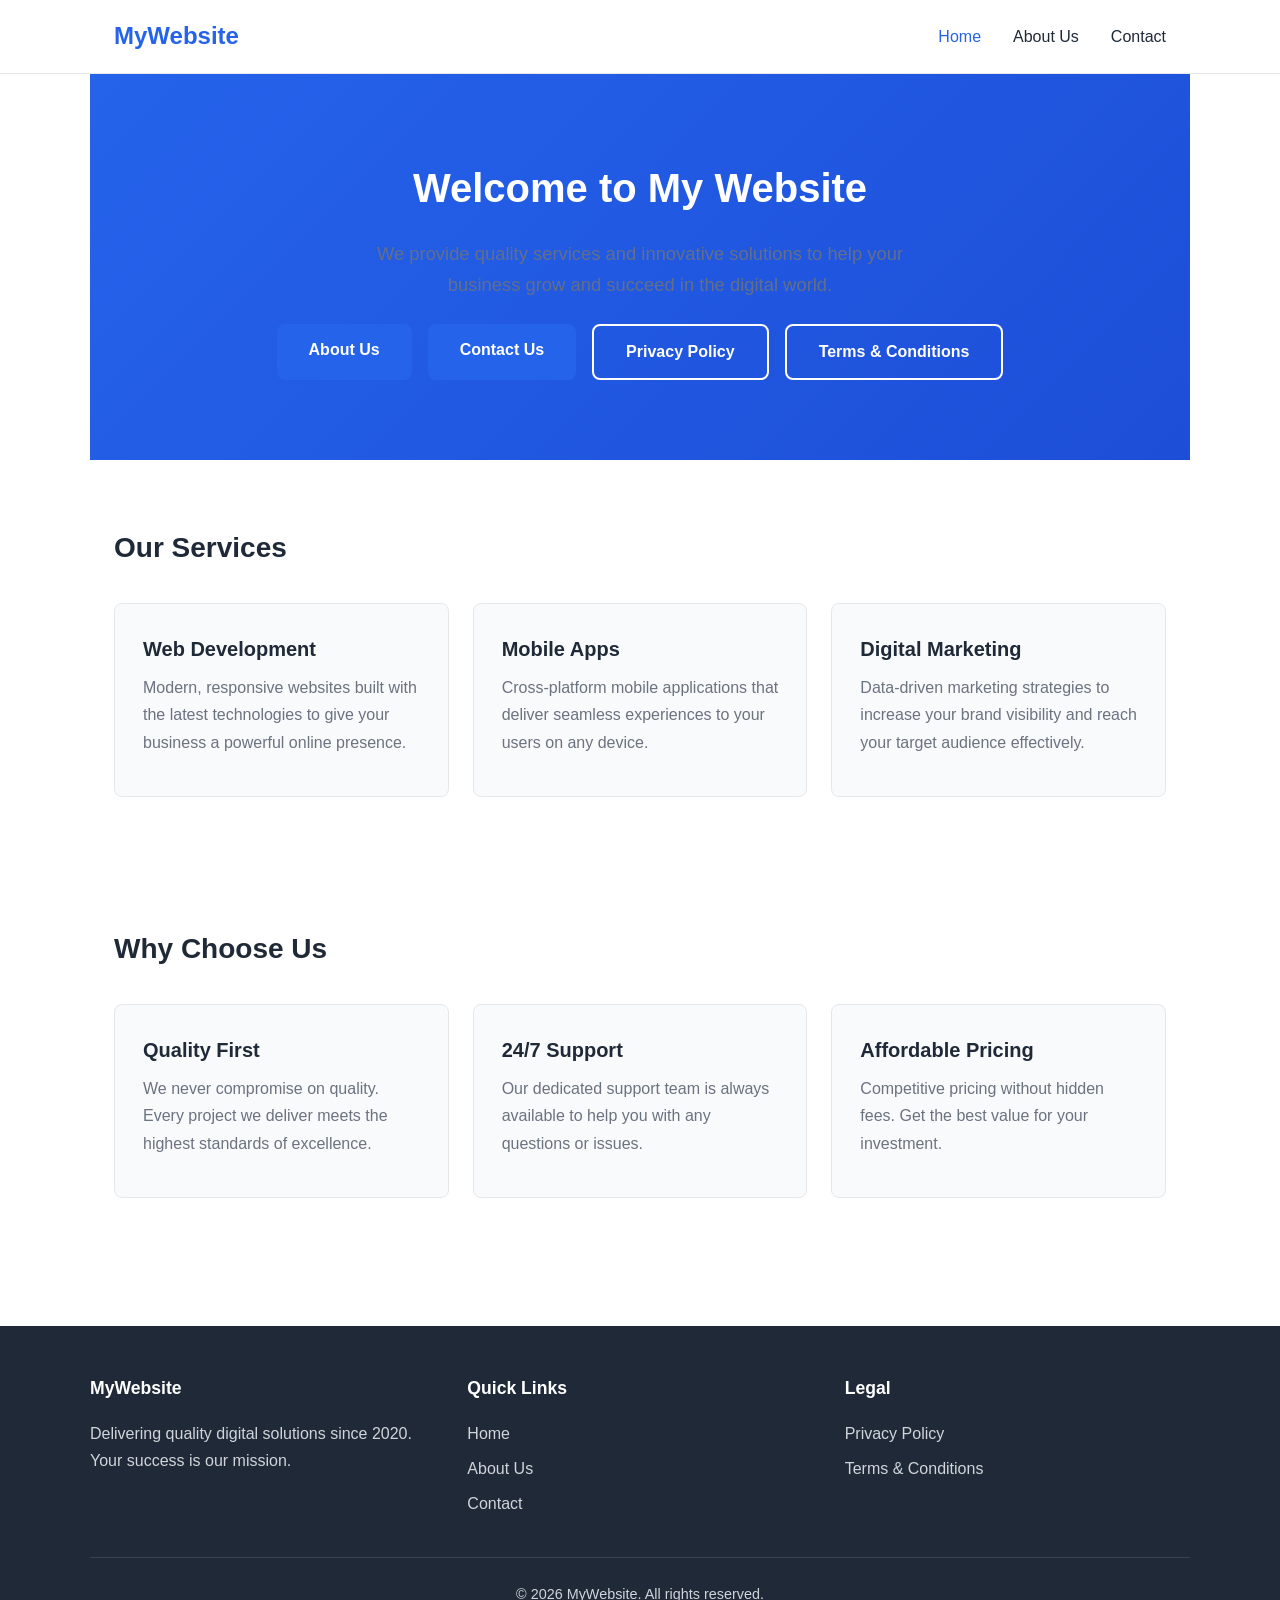
<file: online project/index.html>
<!DOCTYPE html>
<html lang="en">
<head>
    <meta charset="UTF-8">
    <meta name="viewport" content="width=device-width, initial-scale=1.0">
    <meta name="description" content="Welcome to My Website - Your trusted partner for quality services and solutions.">
    <meta name="keywords" content="my website, services, solutions">
    <meta name="author" content="My Website">
    <meta property="og:title" content="My Website">
    <meta property="og:description" content="Your trusted partner for quality services and solutions.">
    <meta property="og:type" content="website">
    <title>My Website - Home</title>
    <link rel="icon" type="image/png" sizes="16x16" href="favicon-16x16.png">
    <link rel="icon" type="image/png" sizes="32x32" href="favicon-32x32.png">
    <link rel="apple-touch-icon" sizes="180x180" href="apple-touch-icon.png">
    <link rel="icon" type="image/png" sizes="512x512" href="favicon-512x512.png">
    <link rel="stylesheet" href="styles.css">
</head>
<body>
    <header>
        <nav class="nav">
            <a href="index.html" class="logo">MyWebsite</a>
            <button class="hamburger" aria-label="Menu" onclick="document.querySelector('.nav-links').classList.toggle('open')">&#9776;</button>
            <ul class="nav-links">
                <li><a href="index.html" class="active">Home</a></li>
                <li><a href="about.html">About Us</a></li>
                <li><a href="contact.html">Contact</a></li>
            </ul>
        </nav>
    </header>

    <section class="hero">
        <h1>Welcome to My Website</h1>
        <p>We provide quality services and innovative solutions to help your business grow and succeed in the digital world.</p>
        <div class="hero-links">
            <a href="about.html" class="btn">About Us</a>
            <a href="contact.html" class="btn">Contact Us</a>
            <a href="privacy.html" class="btn btn-outline">Privacy Policy</a>
            <a href="terms.html" class="btn btn-outline">Terms &amp; Conditions</a>
        </div>
    </section>

    <section>
        <h2>Our Services</h2>
        <div class="cards">
            <article class="card">
                <h3>Web Development</h3>
                <p>Modern, responsive websites built with the latest technologies to give your business a powerful online presence.</p>
            </article>
            <article class="card">
                <h3>Mobile Apps</h3>
                <p>Cross-platform mobile applications that deliver seamless experiences to your users on any device.</p>
            </article>
            <article class="card">
                <h3>Digital Marketing</h3>
                <p>Data-driven marketing strategies to increase your brand visibility and reach your target audience effectively.</p>
            </article>
        </div>
    </section>

    <section>
        <h2>Why Choose Us</h2>
        <div class="cards">
            <article class="card">
                <h3>Quality First</h3>
                <p>We never compromise on quality. Every project we deliver meets the highest standards of excellence.</p>
            </article>
            <article class="card">
                <h3>24/7 Support</h3>
                <p>Our dedicated support team is always available to help you with any questions or issues.</p>
            </article>
            <article class="card">
                <h3>Affordable Pricing</h3>
                <p>Competitive pricing without hidden fees. Get the best value for your investment.</p>
            </article>
        </div>
    </section>

    <footer>
        <div class="footer-content">
            <div class="footer-col">
                <h4>MyWebsite</h4>
                <p>Delivering quality digital solutions since 2020. Your success is our mission.</p>
            </div>
            <div class="footer-col">
                <h4>Quick Links</h4>
                <ul>
                    <li><a href="index.html">Home</a></li>
                    <li><a href="about.html">About Us</a></li>
                    <li><a href="contact.html">Contact</a></li>
                </ul>
            </div>
            <div class="footer-col">
                <h4>Legal</h4>
                <ul>
                    <li><a href="privacy.html">Privacy Policy</a></li>
                    <li><a href="terms.html">Terms &amp; Conditions</a></li>
                </ul>
            </div>
        </div>
        <div class="footer-bottom">
            <p>&copy; 2026 MyWebsite. All rights reserved.</p>
        </div>
    </footer>
</body>
</html>
</file>
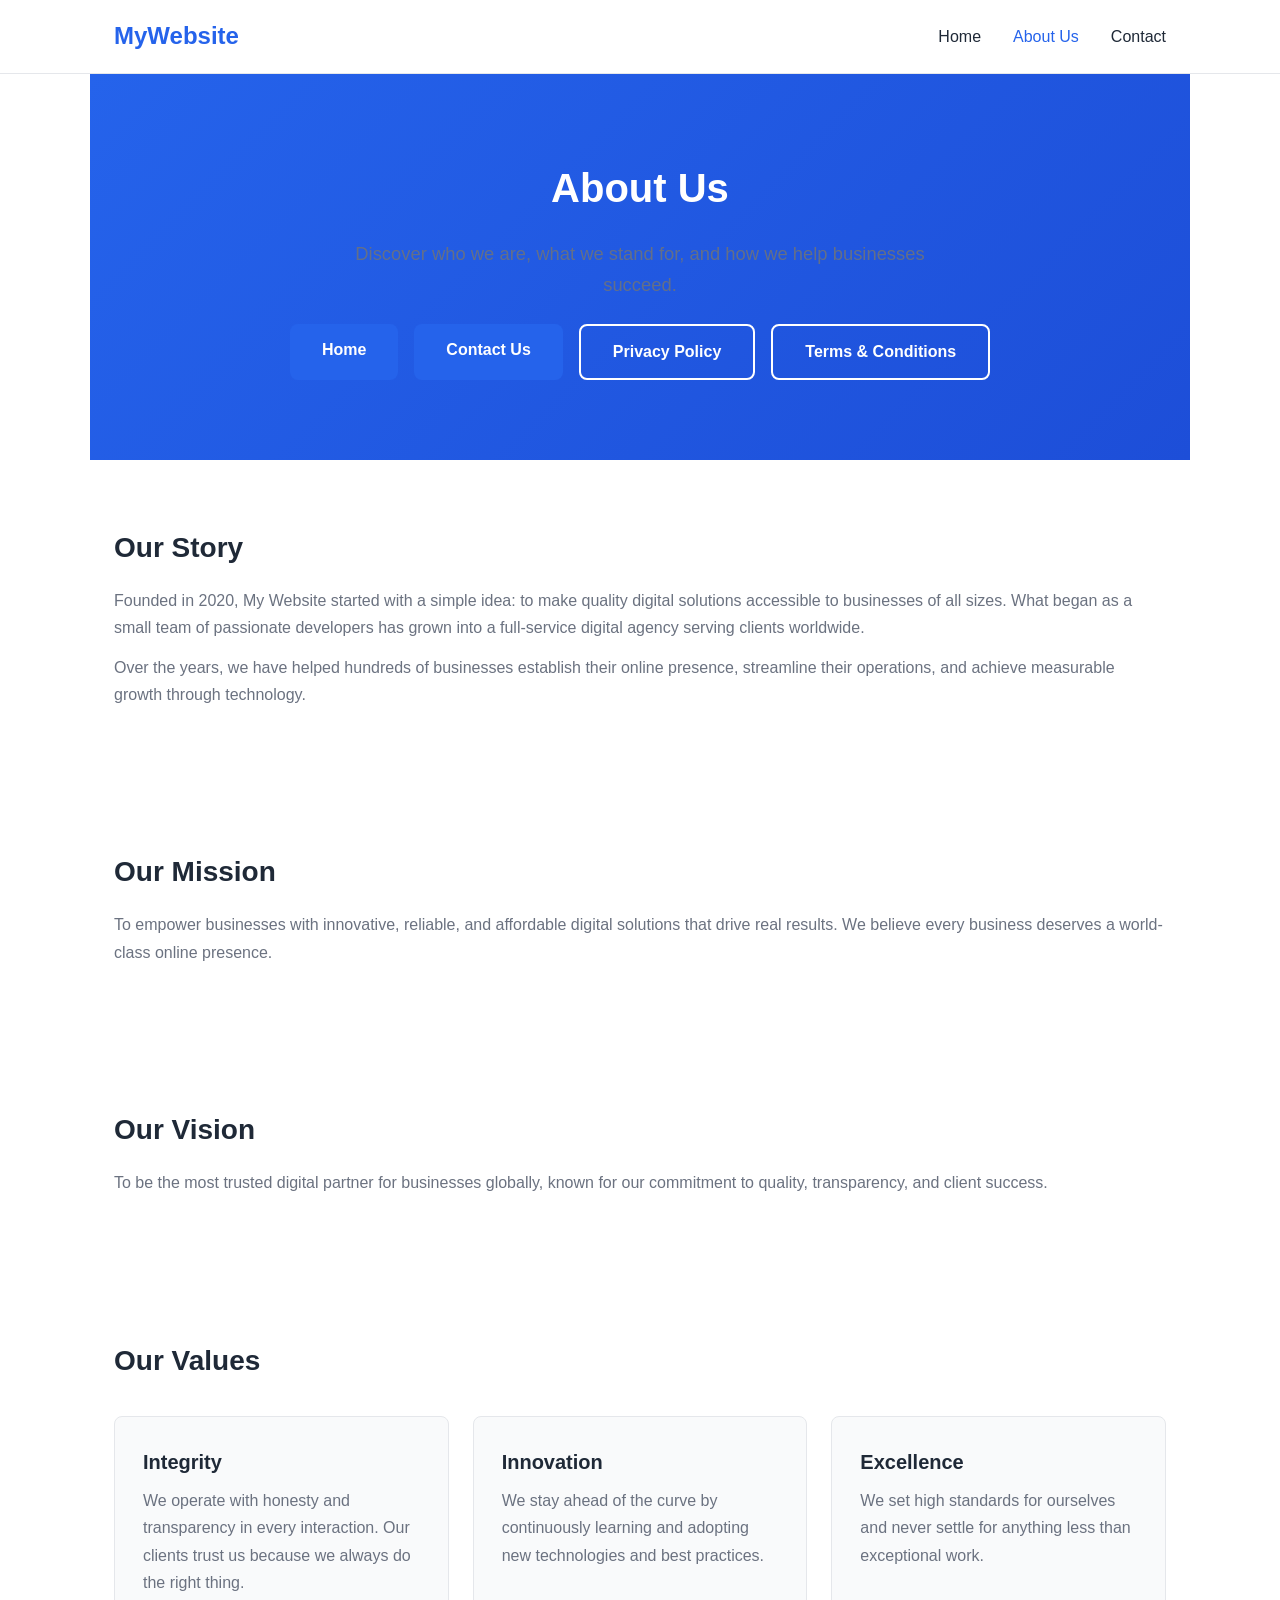
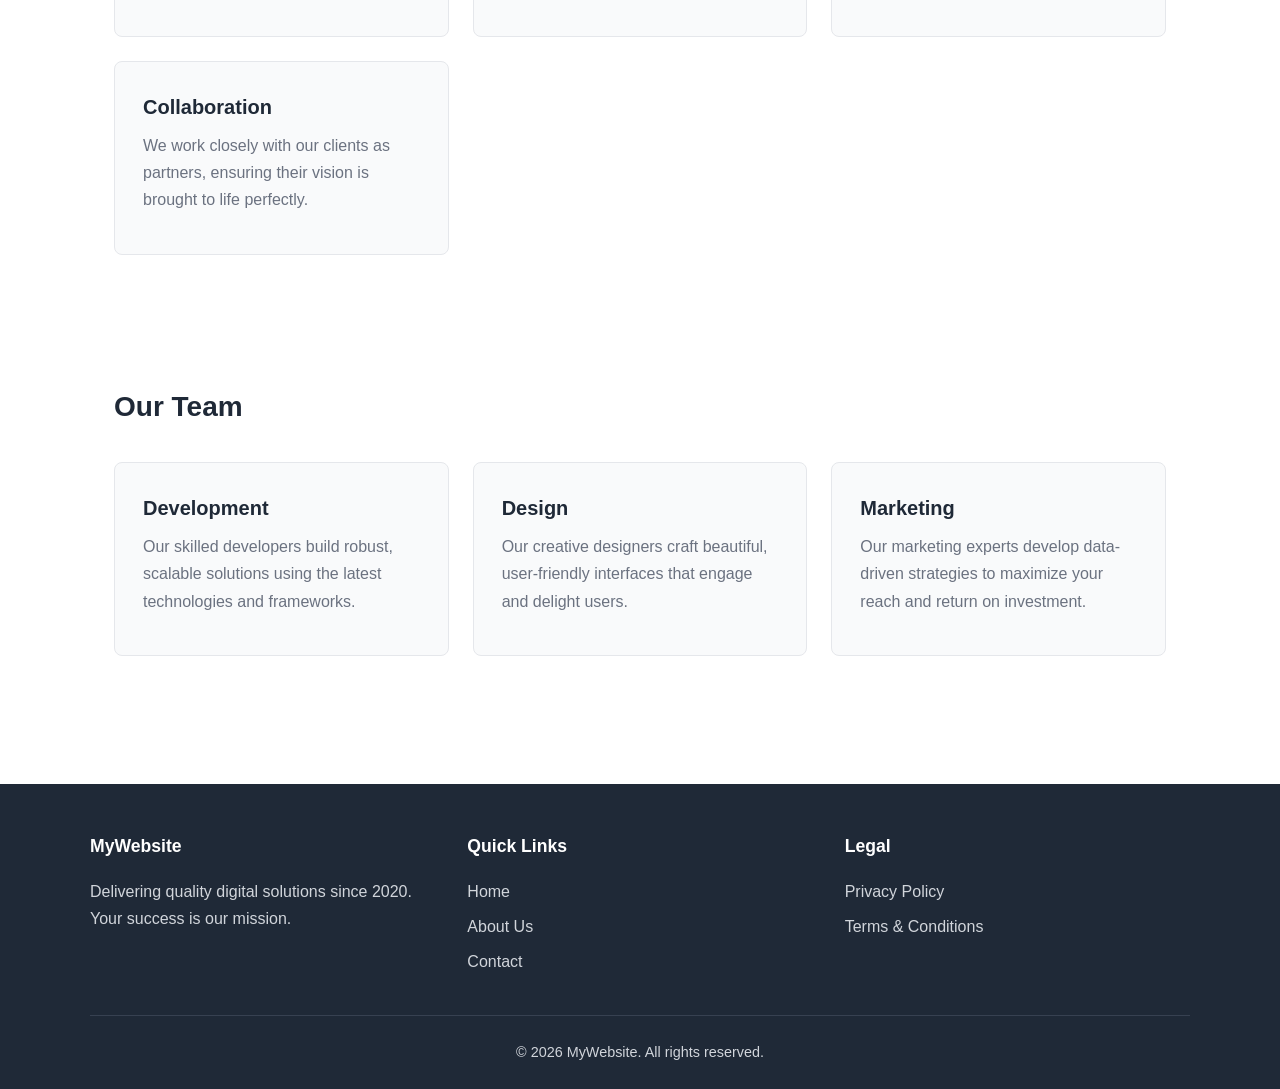
<file: online project/about.html>
<!DOCTYPE html>
<html lang="en">
<head>
    <meta charset="UTF-8">
    <meta name="viewport" content="width=device-width, initial-scale=1.0">
    <meta name="description" content="Learn about My Website - our mission, vision, values, and the team behind our success.">
    <meta name="keywords" content="about us, our team, mission, vision, company story">
    <meta name="author" content="My Website">
    <meta property="og:title" content="About Us - My Website">
    <meta property="og:description" content="Learn about our mission, vision, and the team behind My Website.">
    <meta property="og:type" content="website">
    <title>About Us - My Website</title>
    <link rel="icon" type="image/png" sizes="16x16" href="favicon-16x16.png">
    <link rel="icon" type="image/png" sizes="32x32" href="favicon-32x32.png">
    <link rel="apple-touch-icon" sizes="180x180" href="apple-touch-icon.png">
    <link rel="icon" type="image/png" sizes="512x512" href="favicon-512x512.png">
    <link rel="stylesheet" href="styles.css">
</head>
<body>
    <header>
        <nav class="nav">
            <a href="index.html" class="logo">MyWebsite</a>
            <button class="hamburger" aria-label="Menu" onclick="document.querySelector('.nav-links').classList.toggle('open')">&#9776;</button>
            <ul class="nav-links">
                <li><a href="index.html">Home</a></li>
                <li><a href="about.html" class="active">About Us</a></li>
                <li><a href="contact.html">Contact</a></li>
            </ul>
        </nav>
    </header>

    <section class="hero">
        <h1>About Us</h1>
        <p>Discover who we are, what we stand for, and how we help businesses succeed.</p>
        <div class="hero-links">
            <a href="index.html" class="btn">Home</a>
            <a href="contact.html" class="btn">Contact Us</a>
            <a href="privacy.html" class="btn btn-outline">Privacy Policy</a>
            <a href="terms.html" class="btn btn-outline">Terms &amp; Conditions</a>
        </div>
    </section>

    <section>
        <h2>Our Story</h2>
        <p>Founded in 2020, My Website started with a simple idea: to make quality digital solutions accessible to businesses of all sizes. What began as a small team of passionate developers has grown into a full-service digital agency serving clients worldwide.</p>
        <p>Over the years, we have helped hundreds of businesses establish their online presence, streamline their operations, and achieve measurable growth through technology.</p>
    </section>

    <section>
        <h2>Our Mission</h2>
        <p>To empower businesses with innovative, reliable, and affordable digital solutions that drive real results. We believe every business deserves a world-class online presence.</p>
    </section>

    <section>
        <h2>Our Vision</h2>
        <p>To be the most trusted digital partner for businesses globally, known for our commitment to quality, transparency, and client success.</p>
    </section>

    <section>
        <h2>Our Values</h2>
        <div class="cards">
            <article class="card">
                <h3>Integrity</h3>
                <p>We operate with honesty and transparency in every interaction. Our clients trust us because we always do the right thing.</p>
            </article>
            <article class="card">
                <h3>Innovation</h3>
                <p>We stay ahead of the curve by continuously learning and adopting new technologies and best practices.</p>
            </article>
            <article class="card">
                <h3>Excellence</h3>
                <p>We set high standards for ourselves and never settle for anything less than exceptional work.</p>
            </article>
            <article class="card">
                <h3>Collaboration</h3>
                <p>We work closely with our clients as partners, ensuring their vision is brought to life perfectly.</p>
            </article>
        </div>
    </section>

    <section>
        <h2>Our Team</h2>
        <div class="cards">
            <article class="card">
                <h3>Development</h3>
                <p>Our skilled developers build robust, scalable solutions using the latest technologies and frameworks.</p>
            </article>
            <article class="card">
                <h3>Design</h3>
                <p>Our creative designers craft beautiful, user-friendly interfaces that engage and delight users.</p>
            </article>
            <article class="card">
                <h3>Marketing</h3>
                <p>Our marketing experts develop data-driven strategies to maximize your reach and return on investment.</p>
            </article>
        </div>
    </section>

    <footer>
        <div class="footer-content">
            <div class="footer-col">
                <h4>MyWebsite</h4>
                <p>Delivering quality digital solutions since 2020. Your success is our mission.</p>
            </div>
            <div class="footer-col">
                <h4>Quick Links</h4>
                <ul>
                    <li><a href="index.html">Home</a></li>
                    <li><a href="about.html">About Us</a></li>
                    <li><a href="contact.html">Contact</a></li>
                </ul>
            </div>
            <div class="footer-col">
                <h4>Legal</h4>
                <ul>
                    <li><a href="privacy.html">Privacy Policy</a></li>
                    <li><a href="terms.html">Terms &amp; Conditions</a></li>
                </ul>
            </div>
        </div>
        <div class="footer-bottom">
            <p>&copy; 2026 MyWebsite. All rights reserved.</p>
        </div>
    </footer>
</body>
</html>
</file>
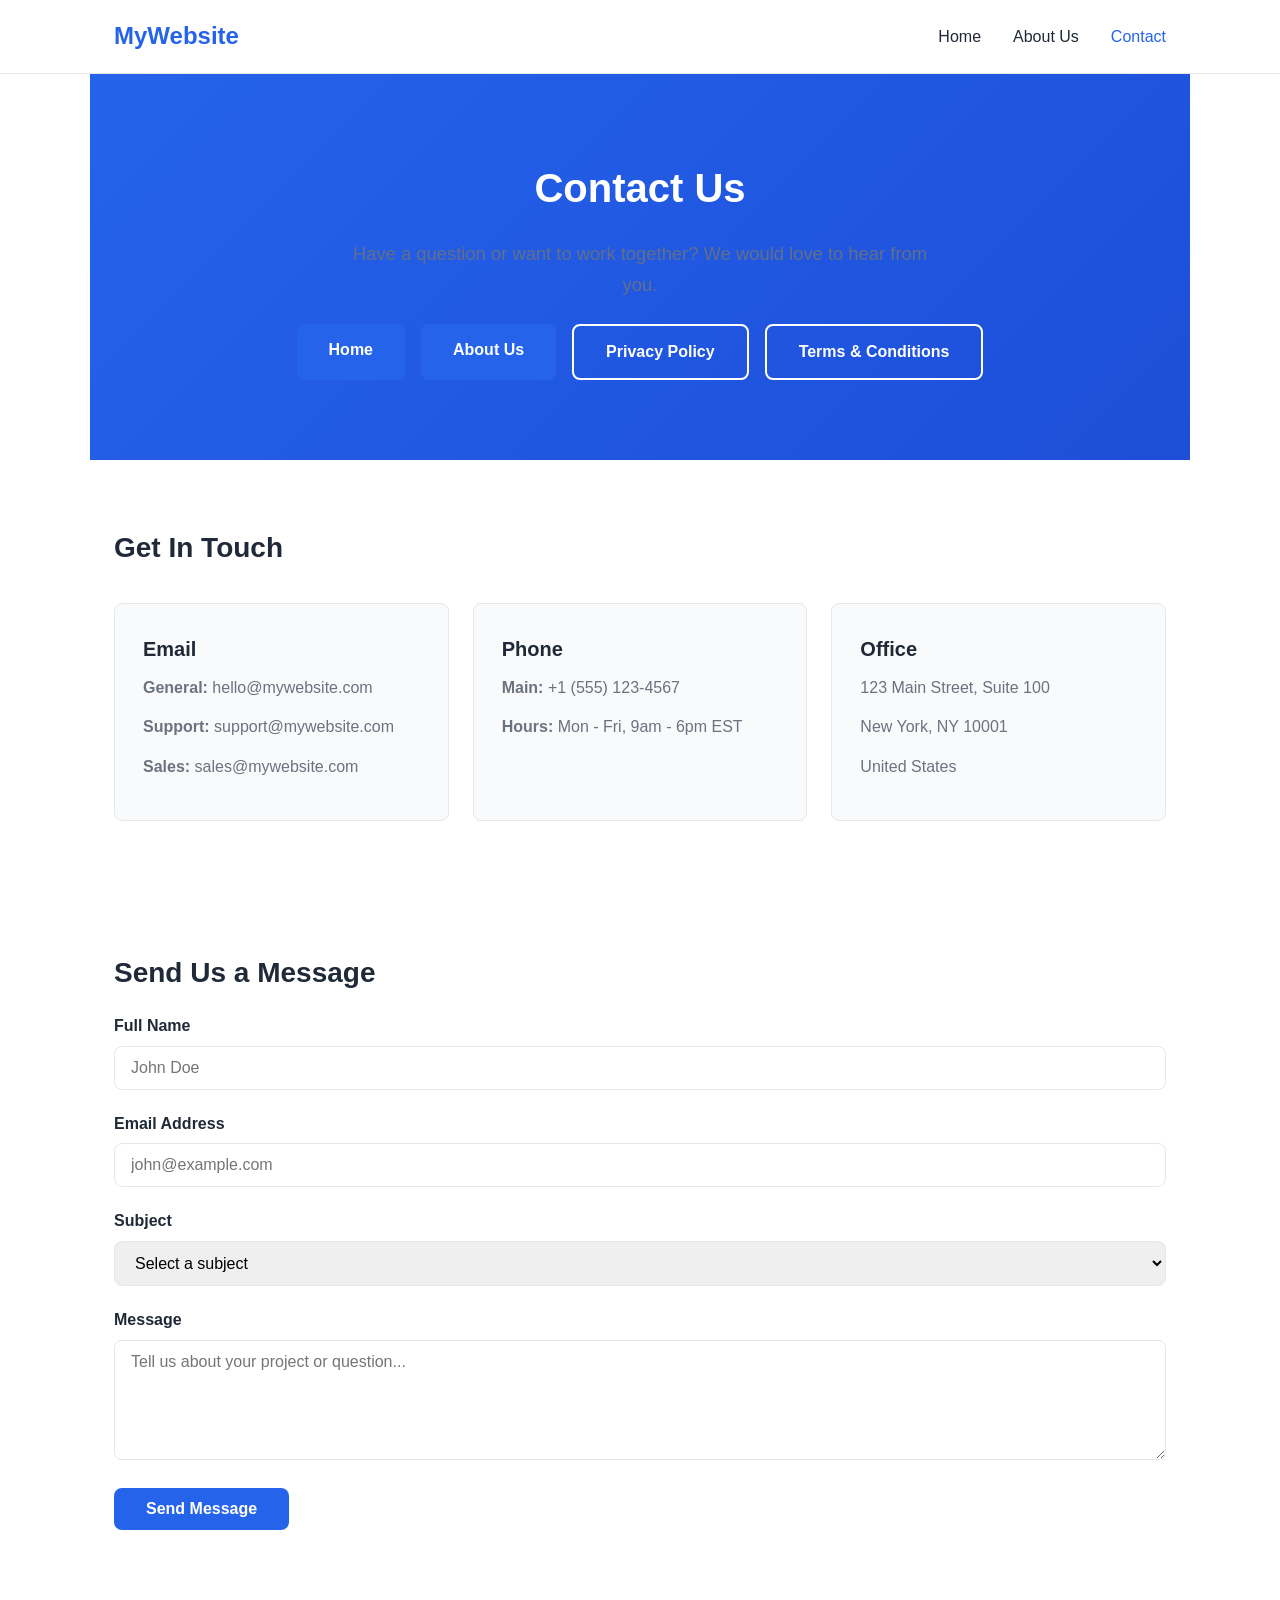
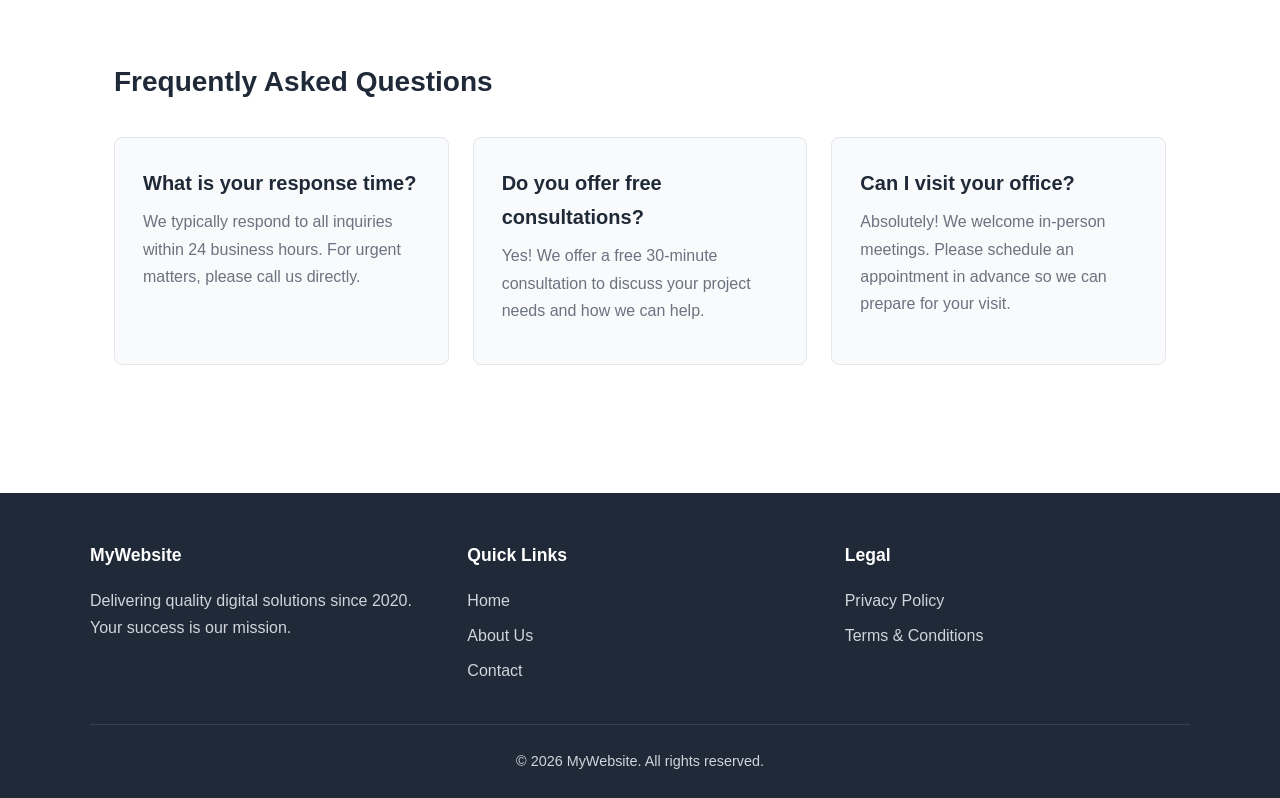
<file: online project/contact.html>
<!DOCTYPE html>
<html lang="en">
<head>
    <meta charset="UTF-8">
    <meta name="viewport" content="width=device-width, initial-scale=1.0">
    <meta name="description" content="Contact My Website - Get in touch with us for inquiries, support, or to request a quote.">
    <meta name="keywords" content="contact us, get in touch, support, inquiry, quote">
    <meta name="author" content="My Website">
    <meta property="og:title" content="Contact Us - My Website">
    <meta property="og:description" content="Get in touch with us for inquiries, support, or to request a quote.">
    <meta property="og:type" content="website">
    <title>Contact Us - My Website</title>
    <link rel="icon" type="image/png" sizes="16x16" href="favicon-16x16.png">
    <link rel="icon" type="image/png" sizes="32x32" href="favicon-32x32.png">
    <link rel="apple-touch-icon" sizes="180x180" href="apple-touch-icon.png">
    <link rel="icon" type="image/png" sizes="512x512" href="favicon-512x512.png">
    <link rel="stylesheet" href="styles.css">
</head>
<body>
    <header>
        <nav class="nav">
            <a href="index.html" class="logo">MyWebsite</a>
            <button class="hamburger" aria-label="Menu" onclick="document.querySelector('.nav-links').classList.toggle('open')">&#9776;</button>
            <ul class="nav-links">
                <li><a href="index.html">Home</a></li>
                <li><a href="about.html">About Us</a></li>
                <li><a href="contact.html" class="active">Contact</a></li>
            </ul>
        </nav>
    </header>

    <section class="hero">
        <h1>Contact Us</h1>
        <p>Have a question or want to work together? We would love to hear from you.</p>
        <div class="hero-links">
            <a href="index.html" class="btn">Home</a>
            <a href="about.html" class="btn">About Us</a>
            <a href="privacy.html" class="btn btn-outline">Privacy Policy</a>
            <a href="terms.html" class="btn btn-outline">Terms &amp; Conditions</a>
        </div>
    </section>

    <section>
        <h2>Get In Touch</h2>
        <div class="cards">
            <article class="card">
                <h3>Email</h3>
                <p><strong>General:</strong> hello@mywebsite.com</p>
                <p><strong>Support:</strong> support@mywebsite.com</p>
                <p><strong>Sales:</strong> sales@mywebsite.com</p>
            </article>
            <article class="card">
                <h3>Phone</h3>
                <p><strong>Main:</strong> +1 (555) 123-4567</p>
                <p><strong>Hours:</strong> Mon - Fri, 9am - 6pm EST</p>
            </article>
            <article class="card">
                <h3>Office</h3>
                <p>123 Main Street, Suite 100</p>
                <p>New York, NY 10001</p>
                <p>United States</p>
            </article>
        </div>
    </section>

    <section>
        <h2>Send Us a Message</h2>
        <form action="#" method="POST" onsubmit="handleSubmit(event)">
            <div class="form-group">
                <label for="name">Full Name</label>
                <input type="text" id="name" name="name" placeholder="John Doe" required>
            </div>
            <div class="form-group">
                <label for="email">Email Address</label>
                <input type="email" id="email" name="email" placeholder="john@example.com" required>
            </div>
            <div class="form-group">
                <label for="subject">Subject</label>
                <select id="subject" name="subject" required>
                    <option value="" disabled selected>Select a subject</option>
                    <option value="general">General Inquiry</option>
                    <option value="support">Technical Support</option>
                    <option value="sales">Sales / Quote Request</option>
                    <option value="partnership">Partnership Opportunity</option>
                    <option value="other">Other</option>
                </select>
            </div>
            <div class="form-group">
                <label for="message">Message</label>
                <textarea id="message" name="message" placeholder="Tell us about your project or question..." required></textarea>
            </div>
            <button type="submit" class="btn">Send Message</button>
        </form>
    </section>

    <section>
        <h2>Frequently Asked Questions</h2>
        <div class="cards">
            <article class="card">
                <h3>What is your response time?</h3>
                <p>We typically respond to all inquiries within 24 business hours. For urgent matters, please call us directly.</p>
            </article>
            <article class="card">
                <h3>Do you offer free consultations?</h3>
                <p>Yes! We offer a free 30-minute consultation to discuss your project needs and how we can help.</p>
            </article>
            <article class="card">
                <h3>Can I visit your office?</h3>
                <p>Absolutely! We welcome in-person meetings. Please schedule an appointment in advance so we can prepare for your visit.</p>
            </article>
        </div>
    </section>

    <script>
        function handleSubmit(e) {
            e.preventDefault();
            alert('Thank you for your message! We will get back to you shortly.');
            e.target.reset();
        }
    </script>

    <footer>
        <div class="footer-content">
            <div class="footer-col">
                <h4>MyWebsite</h4>
                <p>Delivering quality digital solutions since 2020. Your success is our mission.</p>
            </div>
            <div class="footer-col">
                <h4>Quick Links</h4>
                <ul>
                    <li><a href="index.html">Home</a></li>
                    <li><a href="about.html">About Us</a></li>
                    <li><a href="contact.html">Contact</a></li>
                </ul>
            </div>
            <div class="footer-col">
                <h4>Legal</h4>
                <ul>
                    <li><a href="privacy.html">Privacy Policy</a></li>
                    <li><a href="terms.html">Terms &amp; Conditions</a></li>
                </ul>
            </div>
        </div>
        <div class="footer-bottom">
            <p>&copy; 2026 MyWebsite. All rights reserved.</p>
        </div>
    </footer>
</body>
</html>
</file>
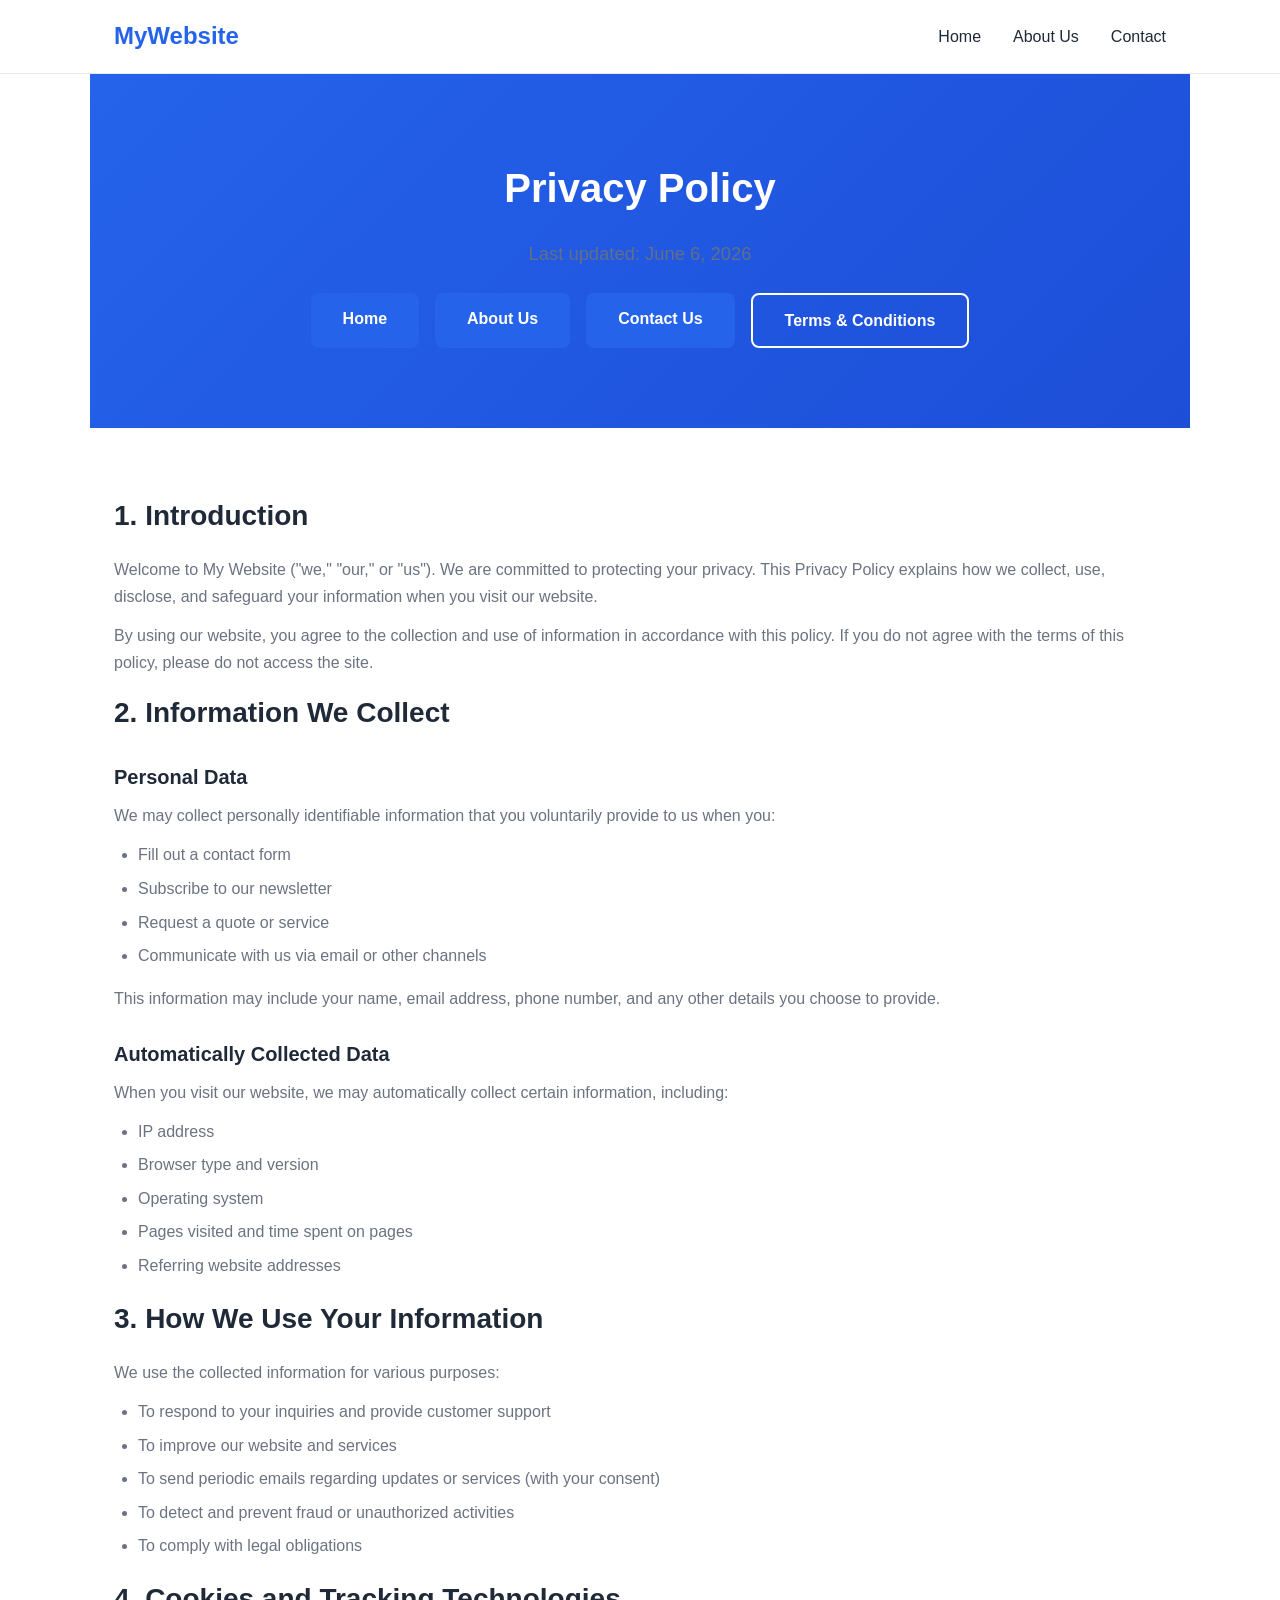
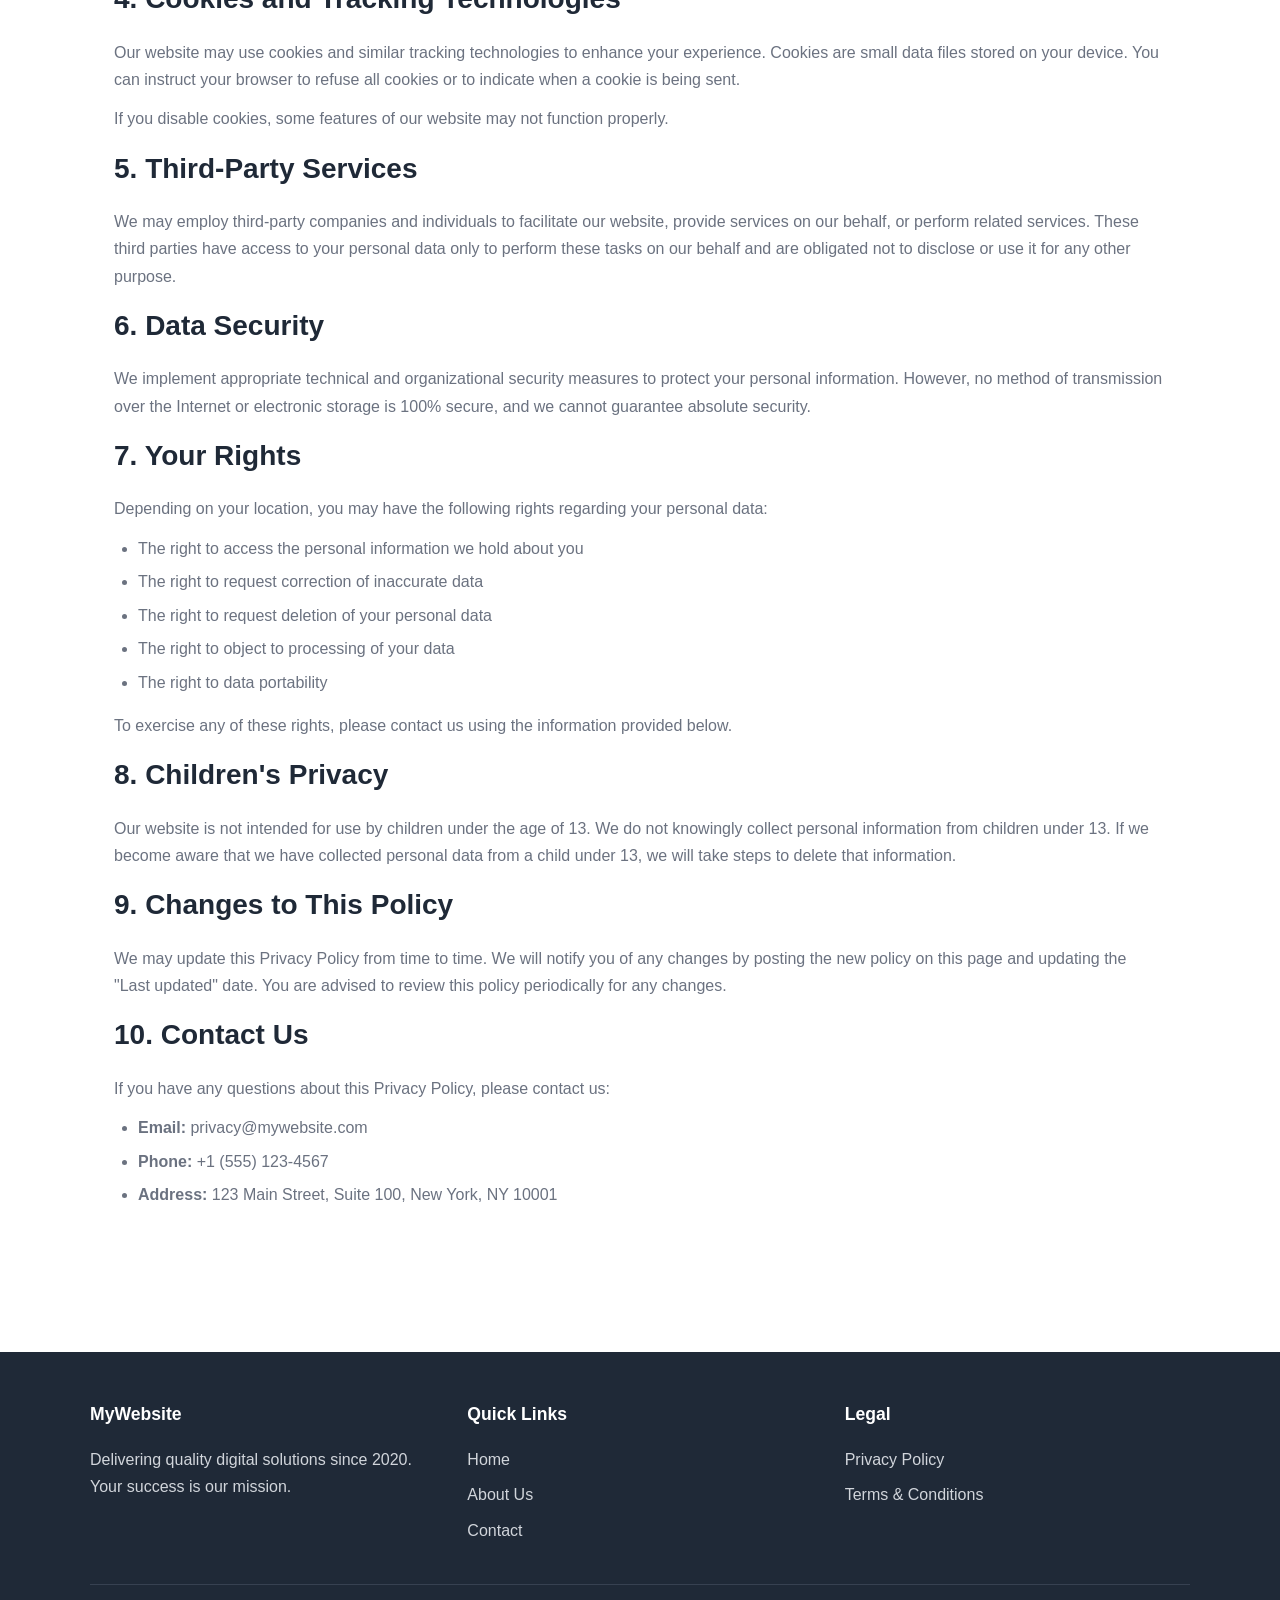
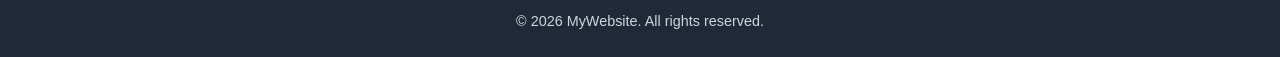
<file: online project/privacy.html>
<!DOCTYPE html>
<html lang="en">
<head>
    <meta charset="UTF-8">
    <meta name="viewport" content="width=device-width, initial-scale=1.0">
    <meta name="description" content="Privacy Policy for My Website - Learn how we collect, use, and protect your personal information.">
    <meta name="keywords" content="privacy policy, data protection, cookies, personal information">
    <meta name="author" content="My Website">
    <meta property="og:title" content="Privacy Policy - My Website">
    <meta property="og:description" content="Learn how we collect, use, and protect your personal information.">
    <meta property="og:type" content="website">
    <title>Privacy Policy - My Website</title>
    <link rel="icon" type="image/png" sizes="16x16" href="favicon-16x16.png">
    <link rel="icon" type="image/png" sizes="32x32" href="favicon-32x32.png">
    <link rel="apple-touch-icon" sizes="180x180" href="apple-touch-icon.png">
    <link rel="icon" type="image/png" sizes="512x512" href="favicon-512x512.png">
    <link rel="stylesheet" href="styles.css">
</head>
<body>
    <header>
        <nav class="nav">
            <a href="index.html" class="logo">MyWebsite</a>
            <button class="hamburger" aria-label="Menu" onclick="document.querySelector('.nav-links').classList.toggle('open')">&#9776;</button>
            <ul class="nav-links">
                <li><a href="index.html">Home</a></li>
                <li><a href="about.html">About Us</a></li>
                <li><a href="contact.html">Contact</a></li>
            </ul>
        </nav>
    </header>

    <section class="hero">
        <h1>Privacy Policy</h1>
        <p>Last updated: June 6, 2026</p>
        <div class="hero-links">
            <a href="index.html" class="btn">Home</a>
            <a href="about.html" class="btn">About Us</a>
            <a href="contact.html" class="btn">Contact Us</a>
            <a href="terms.html" class="btn btn-outline">Terms &amp; Conditions</a>
        </div>
    </section>

    <section>
        <h2>1. Introduction</h2>
        <p>Welcome to My Website ("we," "our," or "us"). We are committed to protecting your privacy. This Privacy Policy explains how we collect, use, disclose, and safeguard your information when you visit our website.</p>
        <p>By using our website, you agree to the collection and use of information in accordance with this policy. If you do not agree with the terms of this policy, please do not access the site.</p>

        <h2>2. Information We Collect</h2>
        <h3>Personal Data</h3>
        <p>We may collect personally identifiable information that you voluntarily provide to us when you:</p>
        <ul>
            <li>Fill out a contact form</li>
            <li>Subscribe to our newsletter</li>
            <li>Request a quote or service</li>
            <li>Communicate with us via email or other channels</li>
        </ul>
        <p>This information may include your name, email address, phone number, and any other details you choose to provide.</p>

        <h3>Automatically Collected Data</h3>
        <p>When you visit our website, we may automatically collect certain information, including:</p>
        <ul>
            <li>IP address</li>
            <li>Browser type and version</li>
            <li>Operating system</li>
            <li>Pages visited and time spent on pages</li>
            <li>Referring website addresses</li>
        </ul>

        <h2>3. How We Use Your Information</h2>
        <p>We use the collected information for various purposes:</p>
        <ul>
            <li>To respond to your inquiries and provide customer support</li>
            <li>To improve our website and services</li>
            <li>To send periodic emails regarding updates or services (with your consent)</li>
            <li>To detect and prevent fraud or unauthorized activities</li>
            <li>To comply with legal obligations</li>
        </ul>

        <h2>4. Cookies and Tracking Technologies</h2>
        <p>Our website may use cookies and similar tracking technologies to enhance your experience. Cookies are small data files stored on your device. You can instruct your browser to refuse all cookies or to indicate when a cookie is being sent.</p>
        <p>If you disable cookies, some features of our website may not function properly.</p>

        <h2>5. Third-Party Services</h2>
        <p>We may employ third-party companies and individuals to facilitate our website, provide services on our behalf, or perform related services. These third parties have access to your personal data only to perform these tasks on our behalf and are obligated not to disclose or use it for any other purpose.</p>

        <h2>6. Data Security</h2>
        <p>We implement appropriate technical and organizational security measures to protect your personal information. However, no method of transmission over the Internet or electronic storage is 100% secure, and we cannot guarantee absolute security.</p>

        <h2>7. Your Rights</h2>
        <p>Depending on your location, you may have the following rights regarding your personal data:</p>
        <ul>
            <li>The right to access the personal information we hold about you</li>
            <li>The right to request correction of inaccurate data</li>
            <li>The right to request deletion of your personal data</li>
            <li>The right to object to processing of your data</li>
            <li>The right to data portability</li>
        </ul>
        <p>To exercise any of these rights, please contact us using the information provided below.</p>

        <h2>8. Children's Privacy</h2>
        <p>Our website is not intended for use by children under the age of 13. We do not knowingly collect personal information from children under 13. If we become aware that we have collected personal data from a child under 13, we will take steps to delete that information.</p>

        <h2>9. Changes to This Policy</h2>
        <p>We may update this Privacy Policy from time to time. We will notify you of any changes by posting the new policy on this page and updating the "Last updated" date. You are advised to review this policy periodically for any changes.</p>

        <h2>10. Contact Us</h2>
        <p>If you have any questions about this Privacy Policy, please contact us:</p>
        <ul>
            <li><strong>Email:</strong> privacy@mywebsite.com</li>
            <li><strong>Phone:</strong> +1 (555) 123-4567</li>
            <li><strong>Address:</strong> 123 Main Street, Suite 100, New York, NY 10001</li>
        </ul>
    </section>

    <footer>
        <div class="footer-content">
            <div class="footer-col">
                <h4>MyWebsite</h4>
                <p>Delivering quality digital solutions since 2020. Your success is our mission.</p>
            </div>
            <div class="footer-col">
                <h4>Quick Links</h4>
                <ul>
                    <li><a href="index.html">Home</a></li>
                    <li><a href="about.html">About Us</a></li>
                    <li><a href="contact.html">Contact</a></li>
                </ul>
            </div>
            <div class="footer-col">
                <h4>Legal</h4>
                <ul>
                    <li><a href="privacy.html">Privacy Policy</a></li>
                    <li><a href="terms.html">Terms &amp; Conditions</a></li>
                </ul>
            </div>
        </div>
        <div class="footer-bottom">
            <p>&copy; 2026 MyWebsite. All rights reserved.</p>
        </div>
    </footer>
</body>
</html>
</file>
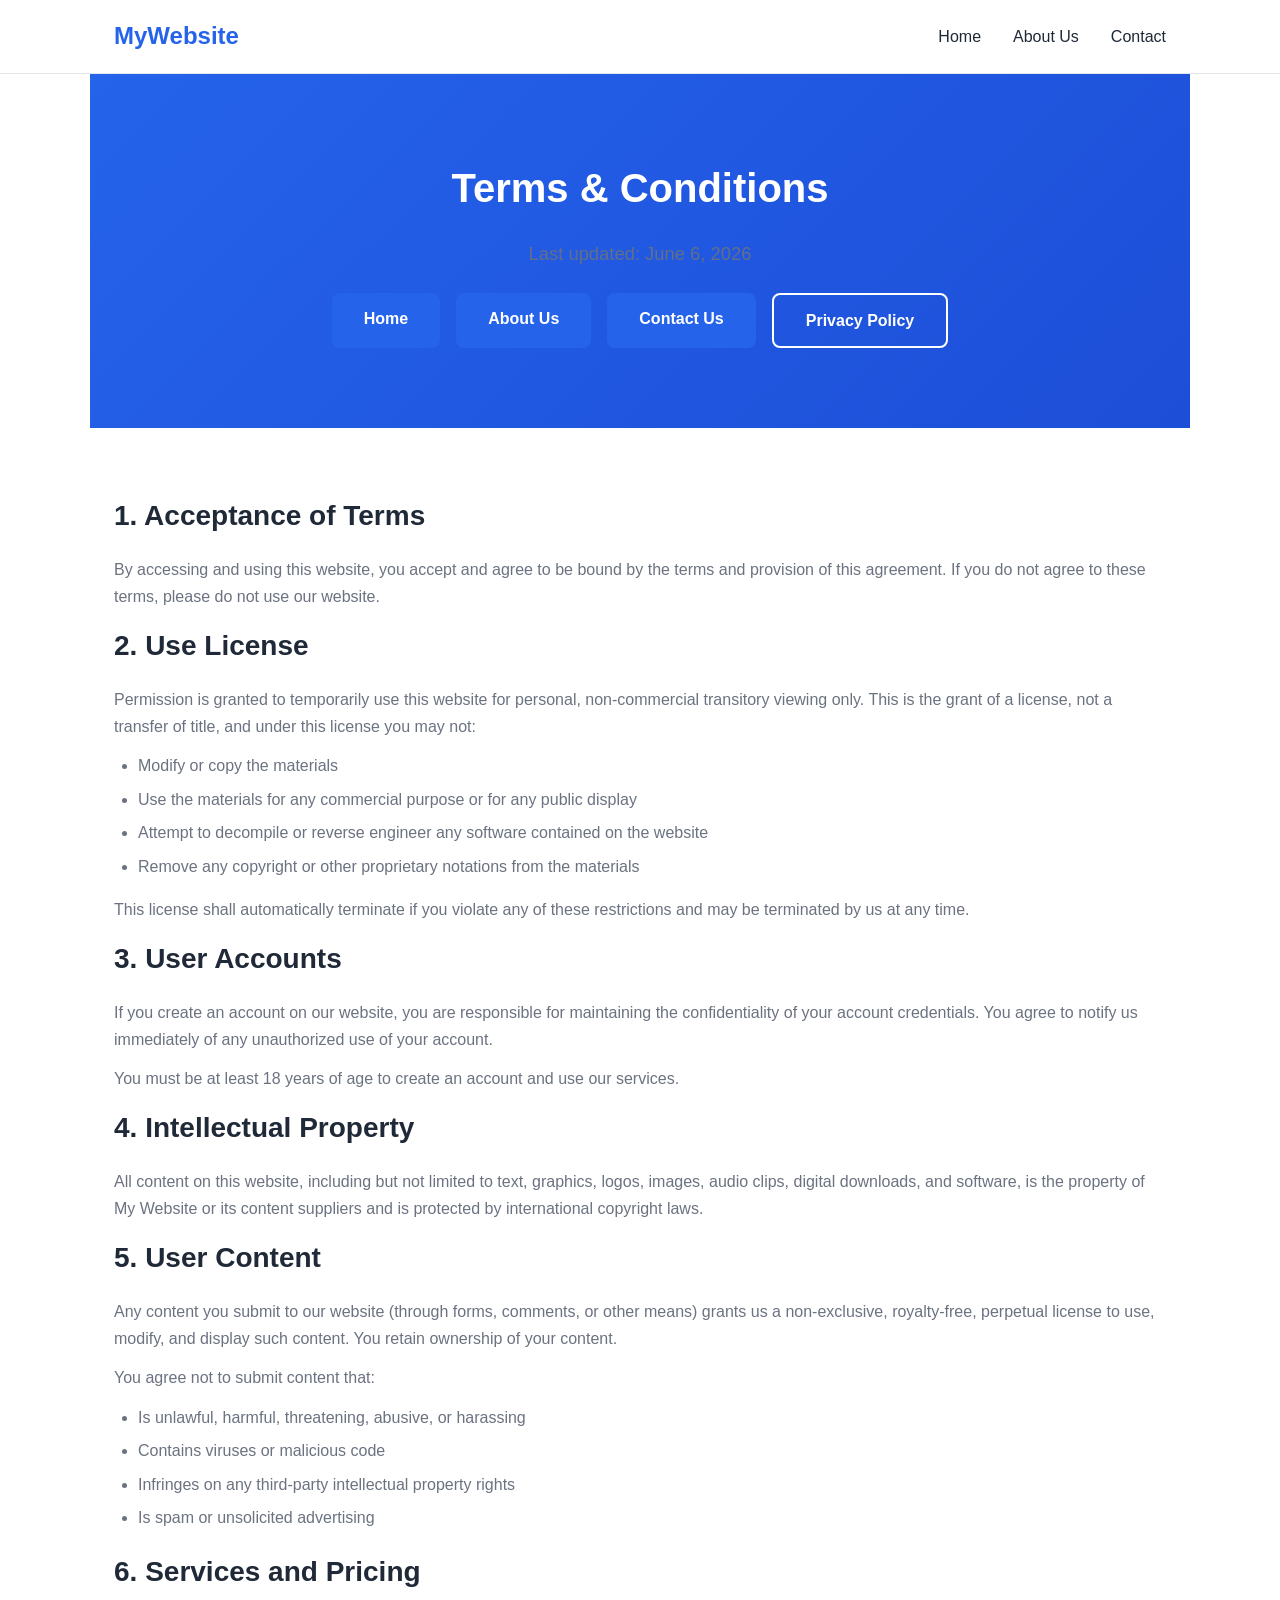
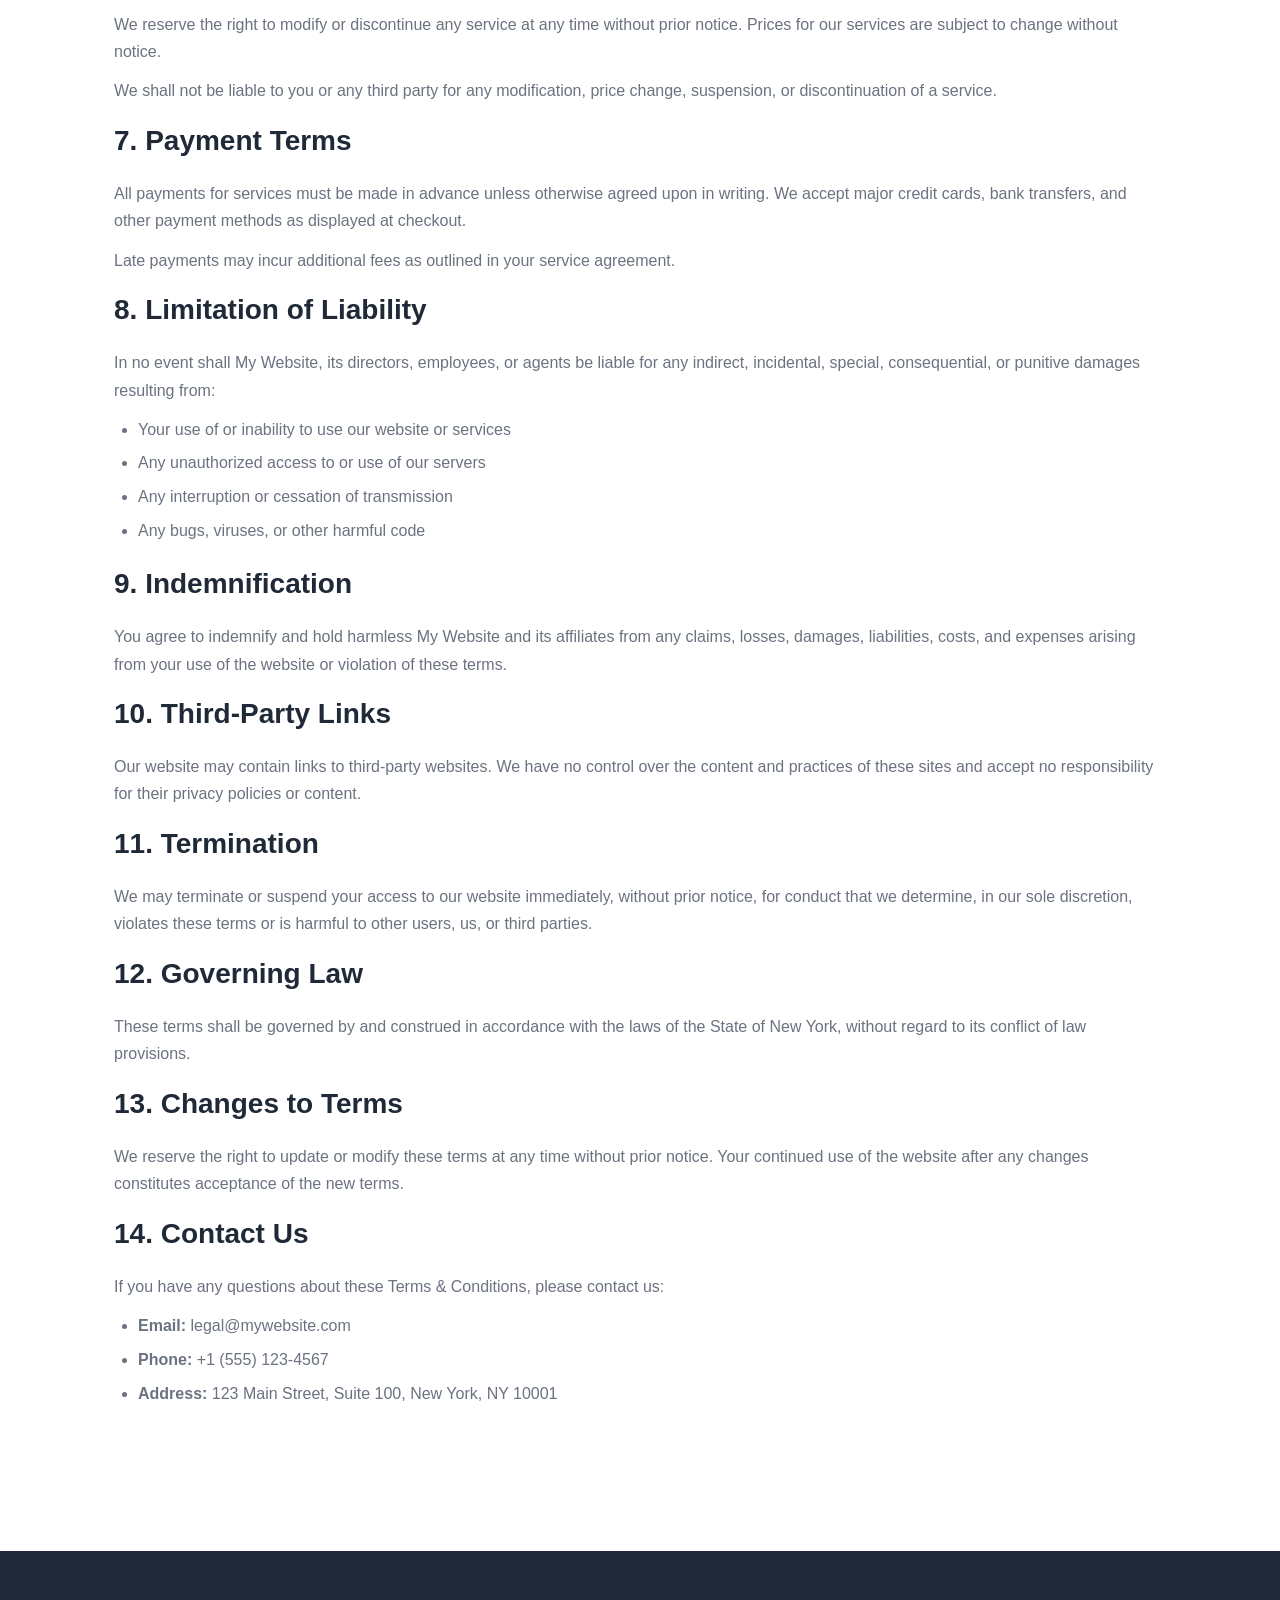
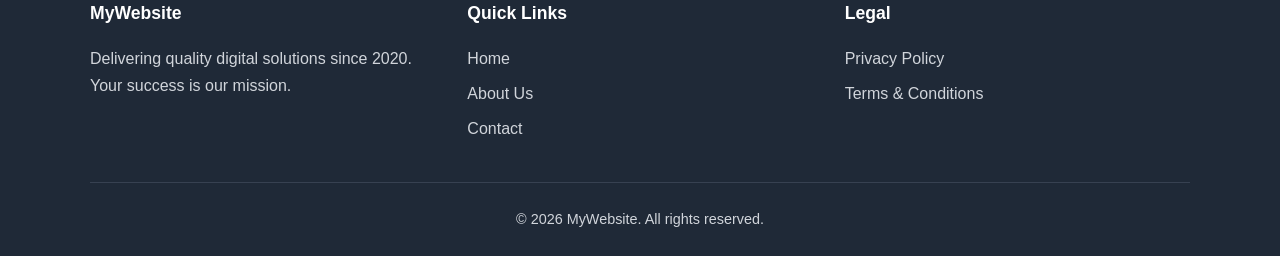
<file: online project/terms.html>
<!DOCTYPE html>
<html lang="en">
<head>
    <meta charset="UTF-8">
    <meta name="viewport" content="width=device-width, initial-scale=1.0">
    <meta name="description" content="Terms and Conditions for My Website - Read our terms of service, user responsibilities, and legal agreements.">
    <meta name="keywords" content="terms and conditions, terms of service, legal agreement, user terms">
    <meta name="author" content="My Website">
    <meta property="og:title" content="Terms & Conditions - My Website">
    <meta property="og:description" content="Read our terms of service, user responsibilities, and legal agreements.">
    <meta property="og:type" content="website">
    <title>Terms &amp; Conditions - My Website</title>
    <link rel="icon" type="image/png" sizes="16x16" href="favicon-16x16.png">
    <link rel="icon" type="image/png" sizes="32x32" href="favicon-32x32.png">
    <link rel="apple-touch-icon" sizes="180x180" href="apple-touch-icon.png">
    <link rel="icon" type="image/png" sizes="512x512" href="favicon-512x512.png">
    <link rel="stylesheet" href="styles.css">
</head>
<body>
    <header>
        <nav class="nav">
            <a href="index.html" class="logo">MyWebsite</a>
            <button class="hamburger" aria-label="Menu" onclick="document.querySelector('.nav-links').classList.toggle('open')">&#9776;</button>
            <ul class="nav-links">
                <li><a href="index.html">Home</a></li>
                <li><a href="about.html">About Us</a></li>
                <li><a href="contact.html">Contact</a></li>
            </ul>
        </nav>
    </header>

    <section class="hero">
        <h1>Terms &amp; Conditions</h1>
        <p>Last updated: June 6, 2026</p>
        <div class="hero-links">
            <a href="index.html" class="btn">Home</a>
            <a href="about.html" class="btn">About Us</a>
            <a href="contact.html" class="btn">Contact Us</a>
            <a href="privacy.html" class="btn btn-outline">Privacy Policy</a>
        </div>
    </section>

    <section>
        <h2>1. Acceptance of Terms</h2>
        <p>By accessing and using this website, you accept and agree to be bound by the terms and provision of this agreement. If you do not agree to these terms, please do not use our website.</p>

        <h2>2. Use License</h2>
        <p>Permission is granted to temporarily use this website for personal, non-commercial transitory viewing only. This is the grant of a license, not a transfer of title, and under this license you may not:</p>
        <ul>
            <li>Modify or copy the materials</li>
            <li>Use the materials for any commercial purpose or for any public display</li>
            <li>Attempt to decompile or reverse engineer any software contained on the website</li>
            <li>Remove any copyright or other proprietary notations from the materials</li>
        </ul>
        <p>This license shall automatically terminate if you violate any of these restrictions and may be terminated by us at any time.</p>

        <h2>3. User Accounts</h2>
        <p>If you create an account on our website, you are responsible for maintaining the confidentiality of your account credentials. You agree to notify us immediately of any unauthorized use of your account.</p>
        <p>You must be at least 18 years of age to create an account and use our services.</p>

        <h2>4. Intellectual Property</h2>
        <p>All content on this website, including but not limited to text, graphics, logos, images, audio clips, digital downloads, and software, is the property of My Website or its content suppliers and is protected by international copyright laws.</p>

        <h2>5. User Content</h2>
        <p>Any content you submit to our website (through forms, comments, or other means) grants us a non-exclusive, royalty-free, perpetual license to use, modify, and display such content. You retain ownership of your content.</p>
        <p>You agree not to submit content that:</p>
        <ul>
            <li>Is unlawful, harmful, threatening, abusive, or harassing</li>
            <li>Contains viruses or malicious code</li>
            <li>Infringes on any third-party intellectual property rights</li>
            <li>Is spam or unsolicited advertising</li>
        </ul>

        <h2>6. Services and Pricing</h2>
        <p>We reserve the right to modify or discontinue any service at any time without prior notice. Prices for our services are subject to change without notice.</p>
        <p>We shall not be liable to you or any third party for any modification, price change, suspension, or discontinuation of a service.</p>

        <h2>7. Payment Terms</h2>
        <p>All payments for services must be made in advance unless otherwise agreed upon in writing. We accept major credit cards, bank transfers, and other payment methods as displayed at checkout.</p>
        <p>Late payments may incur additional fees as outlined in your service agreement.</p>

        <h2>8. Limitation of Liability</h2>
        <p>In no event shall My Website, its directors, employees, or agents be liable for any indirect, incidental, special, consequential, or punitive damages resulting from:</p>
        <ul>
            <li>Your use of or inability to use our website or services</li>
            <li>Any unauthorized access to or use of our servers</li>
            <li>Any interruption or cessation of transmission</li>
            <li>Any bugs, viruses, or other harmful code</li>
        </ul>

        <h2>9. Indemnification</h2>
        <p>You agree to indemnify and hold harmless My Website and its affiliates from any claims, losses, damages, liabilities, costs, and expenses arising from your use of the website or violation of these terms.</p>

        <h2>10. Third-Party Links</h2>
        <p>Our website may contain links to third-party websites. We have no control over the content and practices of these sites and accept no responsibility for their privacy policies or content.</p>

        <h2>11. Termination</h2>
        <p>We may terminate or suspend your access to our website immediately, without prior notice, for conduct that we determine, in our sole discretion, violates these terms or is harmful to other users, us, or third parties.</p>

        <h2>12. Governing Law</h2>
        <p>These terms shall be governed by and construed in accordance with the laws of the State of New York, without regard to its conflict of law provisions.</p>

        <h2>13. Changes to Terms</h2>
        <p>We reserve the right to update or modify these terms at any time without prior notice. Your continued use of the website after any changes constitutes acceptance of the new terms.</p>

        <h2>14. Contact Us</h2>
        <p>If you have any questions about these Terms &amp; Conditions, please contact us:</p>
        <ul>
            <li><strong>Email:</strong> legal@mywebsite.com</li>
            <li><strong>Phone:</strong> +1 (555) 123-4567</li>
            <li><strong>Address:</strong> 123 Main Street, Suite 100, New York, NY 10001</li>
        </ul>
    </section>

    <footer>
        <div class="footer-content">
            <div class="footer-col">
                <h4>MyWebsite</h4>
                <p>Delivering quality digital solutions since 2020. Your success is our mission.</p>
            </div>
            <div class="footer-col">
                <h4>Quick Links</h4>
                <ul>
                    <li><a href="index.html">Home</a></li>
                    <li><a href="about.html">About Us</a></li>
                    <li><a href="contact.html">Contact</a></li>
                </ul>
            </div>
            <div class="footer-col">
                <h4>Legal</h4>
                <ul>
                    <li><a href="privacy.html">Privacy Policy</a></li>
                    <li><a href="terms.html">Terms &amp; Conditions</a></li>
                </ul>
            </div>
        </div>
        <div class="footer-bottom">
            <p>&copy; 2026 MyWebsite. All rights reserved.</p>
        </div>
    </footer>
</body>
</html>
</file>
<file: online project/styles.css>
/* Reset & Base */
*, *::before, *::after {
    margin: 0;
    padding: 0;
    box-sizing: border-box;
}

:root {
    --primary: #2563eb;
    --primary-dark: #1d4ed8;
    --text: #1f2937;
    --text-light: #6b7280;
    --bg: #ffffff;
    --bg-alt: #f9fafb;
    --border: #e5e7eb;
    --radius: 8px;
    --max-width: 1100px;
}

html {
    scroll-behavior: smooth;
}

body {
    font-family: -apple-system, BlinkMacSystemFont, 'Segoe UI', Roboto, Oxygen, Ubuntu, sans-serif;
    line-height: 1.7;
    color: var(--text);
    background: var(--bg);
}

a {
    color: var(--primary);
    text-decoration: none;
}

a:hover {
    text-decoration: underline;
}

img {
    max-width: 100%;
    height: auto;
}

/* Header */
header {
    background: var(--bg);
    border-bottom: 1px solid var(--border);
    position: sticky;
    top: 0;
    z-index: 100;
}

.nav {
    max-width: var(--max-width);
    margin: 0 auto;
    padding: 1rem 1.5rem;
    display: flex;
    align-items: center;
    justify-content: space-between;
}

.logo {
    font-size: 1.5rem;
    font-weight: 700;
    color: var(--primary);
}

.nav-links {
    display: flex;
    gap: 2rem;
    list-style: none;
}

.nav-links a {
    color: var(--text);
    font-weight: 500;
    transition: color 0.2s;
}

.nav-links a:hover,
.nav-links a.active {
    color: var(--primary);
    text-decoration: none;
}

.hamburger {
    display: none;
    background: none;
    border: none;
    font-size: 1.5rem;
    cursor: pointer;
    color: var(--text);
}

/* Hero */
.hero {
    background: linear-gradient(135deg, var(--primary), var(--primary-dark));
    color: #fff;
    padding: 5rem 1.5rem;
    text-align: center;
}

.hero h1 {
    font-size: 2.5rem;
    margin-bottom: 1rem;
}

.hero p {
    font-size: 1.15rem;
    max-width: 600px;
    margin: 0 auto 1.5rem;
    opacity: 0.9;
}

.hero-links {
    display: flex;
    gap: 1rem;
    justify-content: center;
    flex-wrap: wrap;
    margin-top: 1.5rem;
}

.hero-links .btn-outline {
    background: transparent;
    border: 2px solid #fff;
    color: #fff;
}

.hero-links .btn-outline:hover {
    background: #fff;
    color: var(--primary);
    text-decoration: none;
}

/* Sections */
section {
    max-width: var(--max-width);
    margin: 0 auto;
    padding: 4rem 1.5rem;
}

section h2 {
    font-size: 1.75rem;
    margin-bottom: 1rem;
    color: var(--text);
}

section h3 {
    font-size: 1.25rem;
    margin: 1.5rem 0 0.5rem;
    color: var(--text);
}

section p, section li {
    color: var(--text-light);
    margin-bottom: 0.75rem;
}

section ul, section ol {
    padding-left: 1.5rem;
    margin-bottom: 1rem;
}

section li {
    margin-bottom: 0.4rem;
}

/* Cards */
.cards {
    display: grid;
    grid-template-columns: repeat(auto-fit, minmax(280px, 1fr));
    gap: 1.5rem;
    margin-top: 2rem;
}

.card {
    background: var(--bg-alt);
    border: 1px solid var(--border);
    border-radius: var(--radius);
    padding: 1.75rem;
}

.card h3 {
    margin-top: 0;
    color: var(--text);
}

/* Contact Form */
.form-group {
    margin-bottom: 1.25rem;
}

.form-group label {
    display: block;
    font-weight: 600;
    margin-bottom: 0.4rem;
    color: var(--text);
}

.form-group input,
.form-group textarea,
.form-group select {
    width: 100%;
    padding: 0.75rem 1rem;
    border: 1px solid var(--border);
    border-radius: var(--radius);
    font-size: 1rem;
    font-family: inherit;
    transition: border 0.2s;
}

.form-group input:focus,
.form-group textarea:focus,
.form-group select:focus {
    outline: none;
    border-color: var(--primary);
    box-shadow: 0 0 0 3px rgba(37, 99, 235, 0.1);
}

.form-group textarea {
    resize: vertical;
    min-height: 120px;
}

.btn {
    display: inline-block;
    background: var(--primary);
    color: #fff;
    border: none;
    padding: 0.75rem 2rem;
    border-radius: var(--radius);
    font-size: 1rem;
    font-weight: 600;
    cursor: pointer;
    transition: background 0.2s;
}

.btn:hover {
    background: var(--primary-dark);
    text-decoration: none;
}

/* Info list */
.info-list {
    list-style: none;
    padding: 0;
}

.info-list li {
    padding: 0.75rem 0;
    border-bottom: 1px solid var(--border);
}

.info-list li:last-child {
    border-bottom: none;
}

.info-list strong {
    color: var(--text);
}

/* Footer */
footer {
    background: var(--text);
    color: #d1d5db;
    padding: 3rem 1.5rem 1.5rem;
    margin-top: 4rem;
}

.footer-content {
    max-width: var(--max-width);
    margin: 0 auto;
    display: grid;
    grid-template-columns: repeat(auto-fit, minmax(200px, 1fr));
    gap: 2rem;
}

.footer-col h4 {
    color: #fff;
    margin-bottom: 1rem;
    font-size: 1.1rem;
}

.footer-col ul {
    list-style: none;
}

.footer-col li {
    margin-bottom: 0.5rem;
}

.footer-col a {
    color: #d1d5db;
    transition: color 0.2s;
}

.footer-col a:hover {
    color: #fff;
    text-decoration: none;
}

.footer-bottom {
    max-width: var(--max-width);
    margin: 2rem auto 0;
    padding-top: 1.5rem;
    border-top: 1px solid #374151;
    text-align: center;
    font-size: 0.9rem;
}

/* Responsive */
@media (max-width: 768px) {
    .hamburger {
        display: block;
    }

    .nav-links {
        display: none;
        position: absolute;
        top: 100%;
        left: 0;
        right: 0;
        background: var(--bg);
        flex-direction: column;
        padding: 1rem 1.5rem;
        border-bottom: 1px solid var(--border);
        gap: 1rem;
    }

    .nav-links.open {
        display: flex;
    }

    .hero h1 {
        font-size: 1.75rem;
    }

    .hero {
        padding: 3rem 1.5rem;
    }
}
</file>
